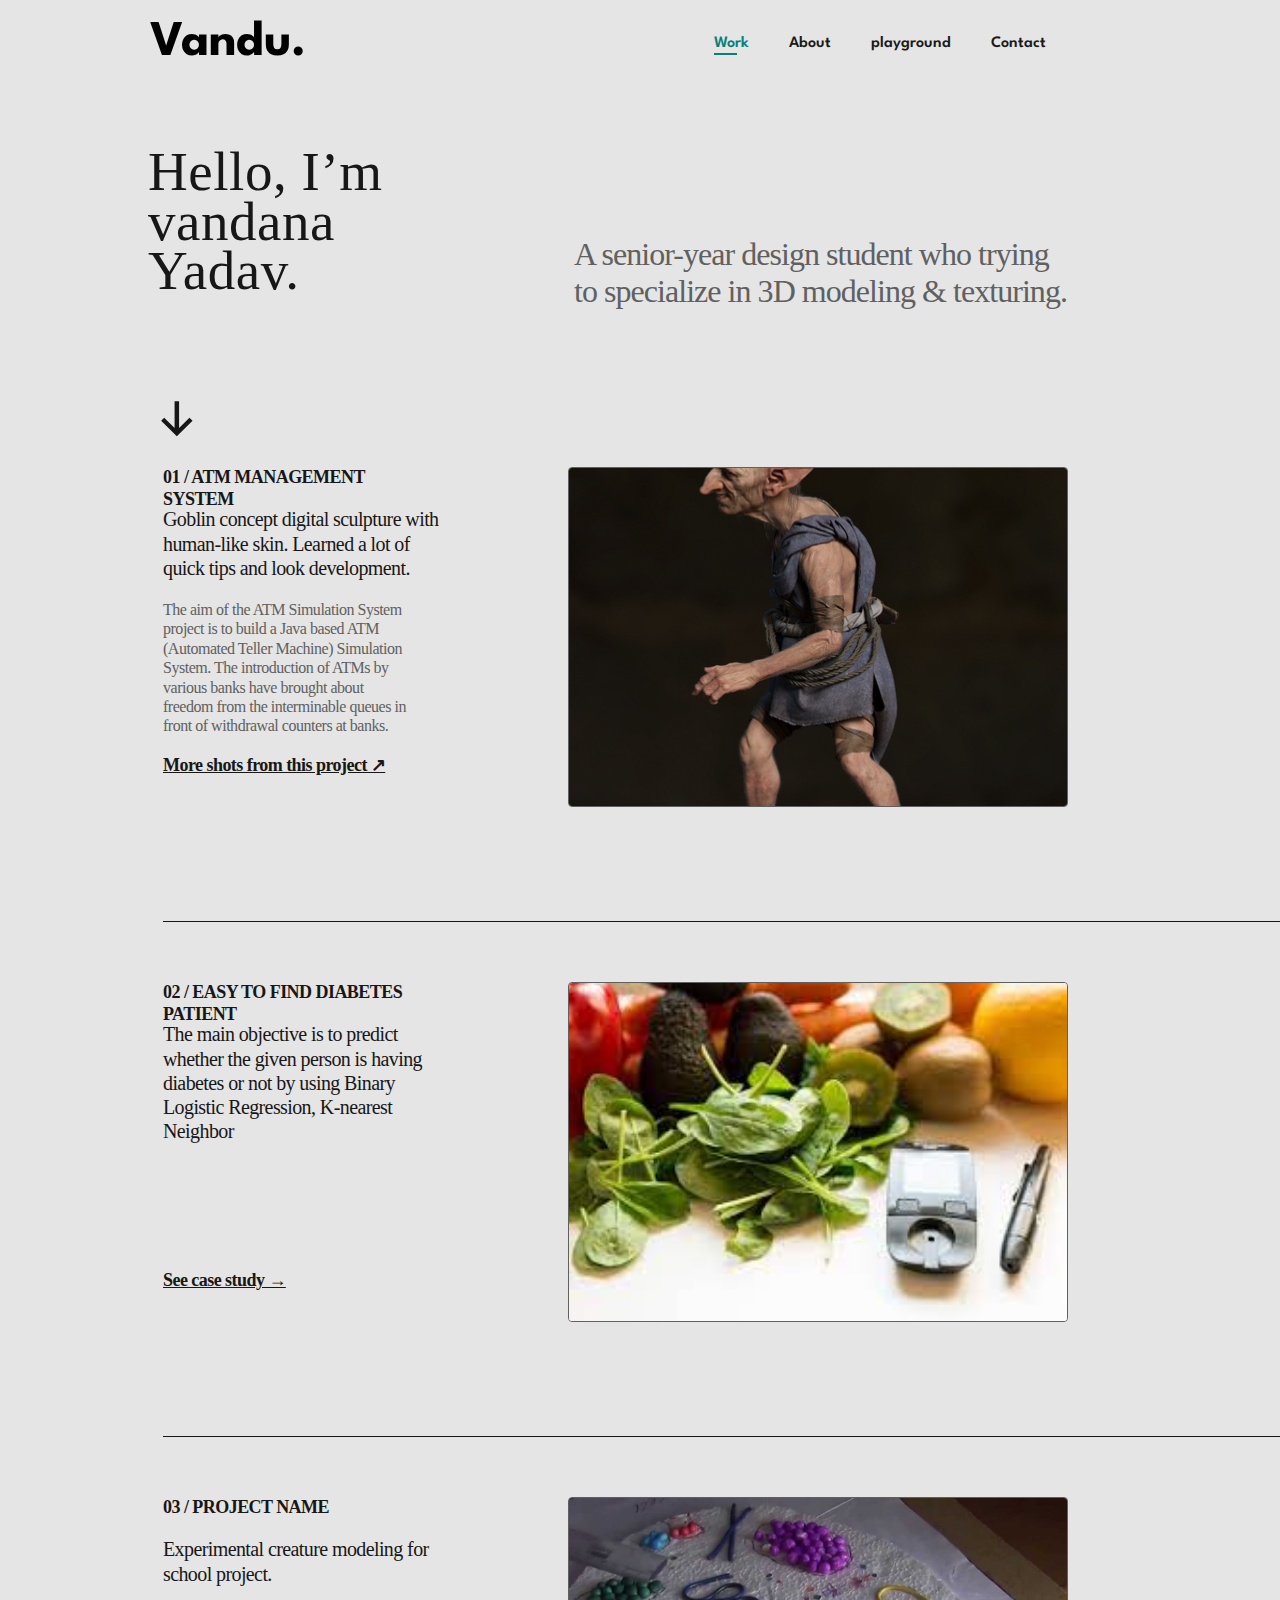
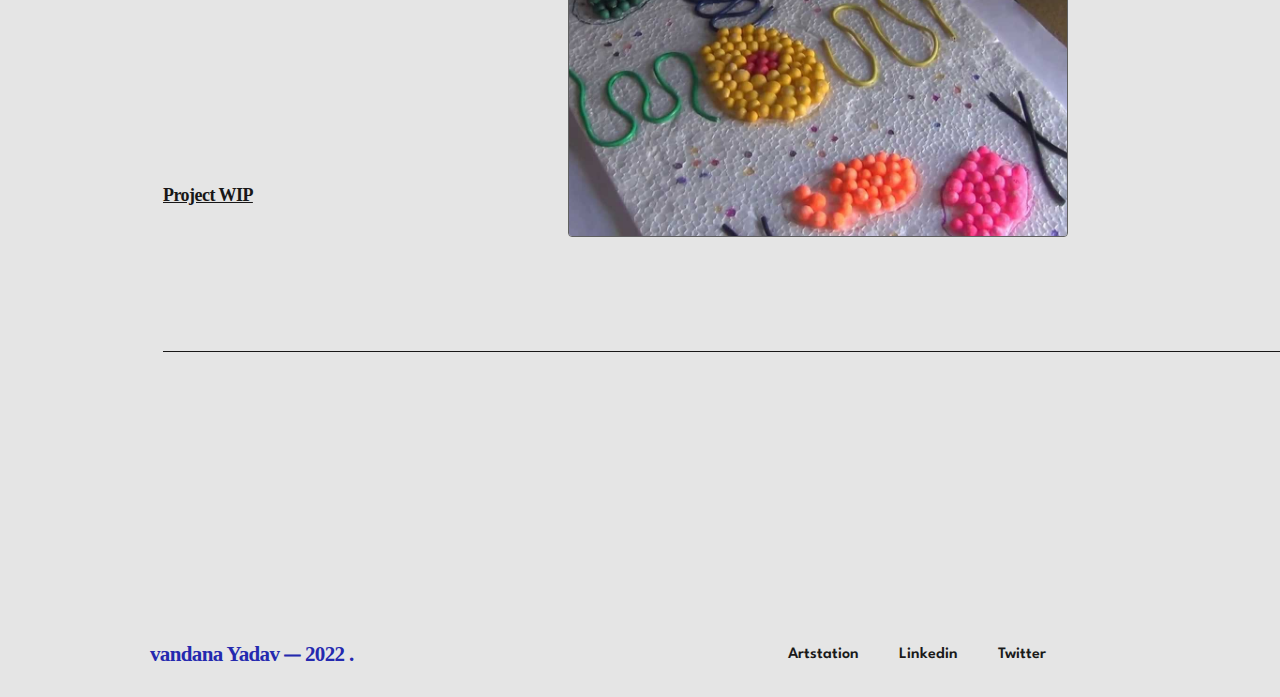
<file: index.html>
<!DOCTYPE html>
<html lang="en">

<head>
    <meta charset="UTF-8">
    <meta http-equiv="X-UA-Compatible" content="IE=edge">
    <meta name="viewport" content="width=device-width, initial-scale=1.0">
    <link rel="stylesheet" href="style.css">
    <title>My Portfolio</title>
</head>
<section id="header">
    <a href="#">
        <h1 class="logo">Vandu.</h1>
    </a>
    <div>
        <ul id="navbar">
            <li><a class="active" href="index.html">Work</a></li>
            <li><a href="about.html">About</a></li>
            <li><a href="blog.html">playground</a></li>
            <li><a href="contact.html">Contact</a></li>
        </ul>
    </div>
</section>

<section>
    <div class="container">
        <div class="top">
            <h1 class="profile-text">Hello, I’m <br>vandana Yadav.
            </h1>
        </div>

        <div class="textBox">
            <h2 class="box">A senior-year design student who trying to specialize in 3D modeling & texturing.</h2>
        </div>
    </div>
    </div>
    </div>
    <a href="#"><img src="↓ (2).svg" class="arrow" alt="">
    </a>
</section>

<section id="project">
    <div class="project-box">
        <div class="project-details">
            <h2>01 / ATM MANAGEMENT SYSTEM</h2>
            <h3>Goblin concept digital sculpture with human-like skin. Learned a lot of quick tips and look development.
            </h3>
            <p>The aim of the ATM Simulation System project is to build a Java based ATM (Automated Teller Machine)
                Simulation System.
                The introduction of ATMs by various banks have brought about freedom from the interminable queues in
                front of withdrawal
                counters at banks.</p>
            <a href="#">More shots from this project ↗</a>
        </div>
        <div class="project-img">
            <img src="gal.jpg" alt="">
        </div>
    </div>
    <center>
        <hr class="dashed">
    </center>
    <div class="project-box">
        <div class="project-details">
            <h2>02 / EASY TO FIND DIABETES PATIENT</h2>
            <h3>The main objective is to predict whether the given person is having diabetes or not by using Binary
                Logistic Regression,
                K-nearest Neighbor
            </h3>
            <a href="#">See case study →</a>
        </div>
        <div class="project-img">
            <img src="d.jpg" alt="">
        </div>
    </div>
    <center>
        <hr class="dashed">
    </center>
    <div class="project-box">
        <div class="project-details">
            <h2>03 / PROJECT NAME</h2>
            <h3>Experimental creature modeling for school project.</h3>
            <a href="#">Project WIP</a>
        </div>
        <div class="project-img">
            <img src="maxresdefault.jpg" alt="">
        </div>
    </div>
    <center>
        <hr class="dashed">
    </center>

</section>

<footer>
    <section id="footer">
        <a href="#">
            <h1 class="logo">vandana Yadav ⏤ 2022
                .</h1>
        </a>
        <div>
            <ul id="nav-bar">
            <li><a href="artstation">Artstation</a></li>
            <li><a href="linkedin">Linkedin</a></li>
            <li><a href="twitter">Twitter</a></li>
            </ul>
        </div>
    </section>
</footer>
</body>

</html>
</file>
<file: style.css>
@import url("https://fonts.googleapis.com/css2?family=Spartan:wght@100;200;300;400;500;600;700;800;900&display=swap");

* {
    margin: 0;
    padding: 0;
    box-sizing: border-box;
    font-family: "spartan", sans-serif;
}

.section-p1 {
    padding: 47px 160px;
}

body {
    width: 95%;
    background: #E5E5E5;
}
#header {
    display: flex;
    align-items: center;
    justify-content: space-between;
    padding: 20px 150px;
    top: 0;
    left: 0;
}

#header a {
    font-size: 25px;
    color: #000;
    text-decoration: none;
}

#navbar {
    display: flex;
    align-items: center;
    justify-content: center;
    display: sticky;
}

#navbar li {
    list-style: none;
    padding: 0 20px;
    position: relative;
}

#navbar li a {
    text-decoration: none;
    font-size: 16px;
    font-weight: 600;
    color: #1a1a1a;
    transition: 0.3s ease;
}

#navbar li a:hover,
#navbar li a.active {
    color: #088178;
}

#navbar li a.active::after,
#navbar li a:hover::after {
    content: "";
    width: 30%;
    height: 2px;
    background: #088178;
    position: absolute;
    bottom: -4px;
    left: 20px;
}

.container {
    position: relative;
    width: 100%;
    margin: 50px;
    padding: 11px 98px;
}

.container .top {
    width: 100%;
    position: relative;
    display: grid;
    grid-template-columns: 1fr 2fr;
    padding: 20px -10px;
}

.profile-text {
    width: 100%;
    height: 129px;
    left: calc(50% - 360px/2 - 380px);
    top: 360px;
    font-family: 'DM Sans';
    font-style: normal;
    font-weight: 500;
    font-size: 55px;
    line-height: 90.2%;
    letter-spacing: .01em;
    color: #181717;
}

.box {
    position: absolute;
    width: 500px;
    height: 100px;
    left: calc(50% - 580px/2 + 206px);
    top: 100px;
    font-family: 'DM Sans';
    font-style: normal;
    font-weight: 400;
    font-size: 32px;
    line-height: 117%;
    letter-spacing: -0.03em;
    color: #606060;
}

hr {
    padding: 30px 130px;
    width: 1180px;
    border: 0;
    height: 1.5px;
    border-top: 1.5px solid #181717;
    margin-top: 20px;
}

.arrow {
    position: absolute;
    display: flex;
    padding: 1px;
    width: 33.61px;
    height: 38.04px;
    margin-left: 160px;
    top: 400.18px;
}


#project {
    padding: 130px 163px;
}

#project .project-box {
    position: relative;
    display: flex;
    align-items: center;
    width: 100%;
    padding-bottom: 90px;
}

#project .project-img {
    width: 50%;
    margin-right: 40px;

}

#project img {
    width: 500px;
    height: 340px;
    object-fit: cover;
    border: 1px solid #606060;
    border-radius: 4px;
}

#project .project-details {
    width: 100%;
    font-weight: 600;
}

#project .project-details a {
    position: relative;
    text-decoration: none;
    font-size: 11px;
    color: #000;
    font-weight: 700;
    transition: 0.3s;
    margin-top: 200px;
}

#project .project-details a:hover {
    color: #088178;
}

#project .project-details a:hover::after {
    background-color: #088178;
}

#project .project-box h2 {
    position: absolute;
    left: 0%;
    right: 70.87%;
    top: 0%;
    bottom: 95.98%;
    font-family: 'Inter';
    font-style: normal;
    font-weight: 700;
    font-size: 18px;
    line-height: 121.5%;
    letter-spacing: -0.03em;
    color: #181717;

}

#project .project-box h3 {
    position: absolute;
    left: 0%;
    right: 68.21%;
    top: 9.3%;
    bottom: 54.97%;
    font-family: 'Inter';
    font-style: normal;
    font-weight: 500;
    font-size: 20px;
    line-height: 121.5%;
    letter-spacing: -0.03em;
    color: #181717;
}

#project .project-box p {
    position: absolute;
    left: 0%;
    right: 71.84%;
    top: 30.66%;
    bottom: 61.95%;
    font-family: 'Inter';
    font-style: normal;
    font-weight: 500;
    font-size: 16px;
    line-height: 121.5%;
    letter-spacing: -0.03em;
    color: #606060;
}

#project .project-box a {
    position: absolute;
    left: 0%;
    right: 70.87%;
    top: 20.36%;
    bottom: 22.41%;
    font-family: 'Inter';
    font-style: normal;
    font-weight: 700;
    font-size: 18px;
    line-height: 121.5%;
    letter-spacing: -0.03em;
    text-decoration-line: underline;
    color: #181717;
}


#footer {
    position: relative;
    display: flex;
    align-items: center;
    justify-content: space-between;
    padding: 100px 150px 30px;
    top: 0;
    left: 0;

}

#footer h1 {
    font-family: 'DM Sans';
    font-style: normal;
    font-weight: 600;
    font-size: 21px;
    letter-spacing: -0.03em;
    color: #2429AF;
}

#footer a {
    font-size: 25px;
    color: #000;
    text-decoration: none;
}

#nav-bar {
    display: flex;
    align-items: center;
    justify-content: center;
}

#nav-bar li {
    list-style: none;
    padding: 0 20px;
    position: relative;
}

#nav-bar li a {
    text-decoration: none;
    font-size: 16px;
    font-weight: 600;
    color: #1a1a1a;
    transition: 0.3s ease;
}
</file>
